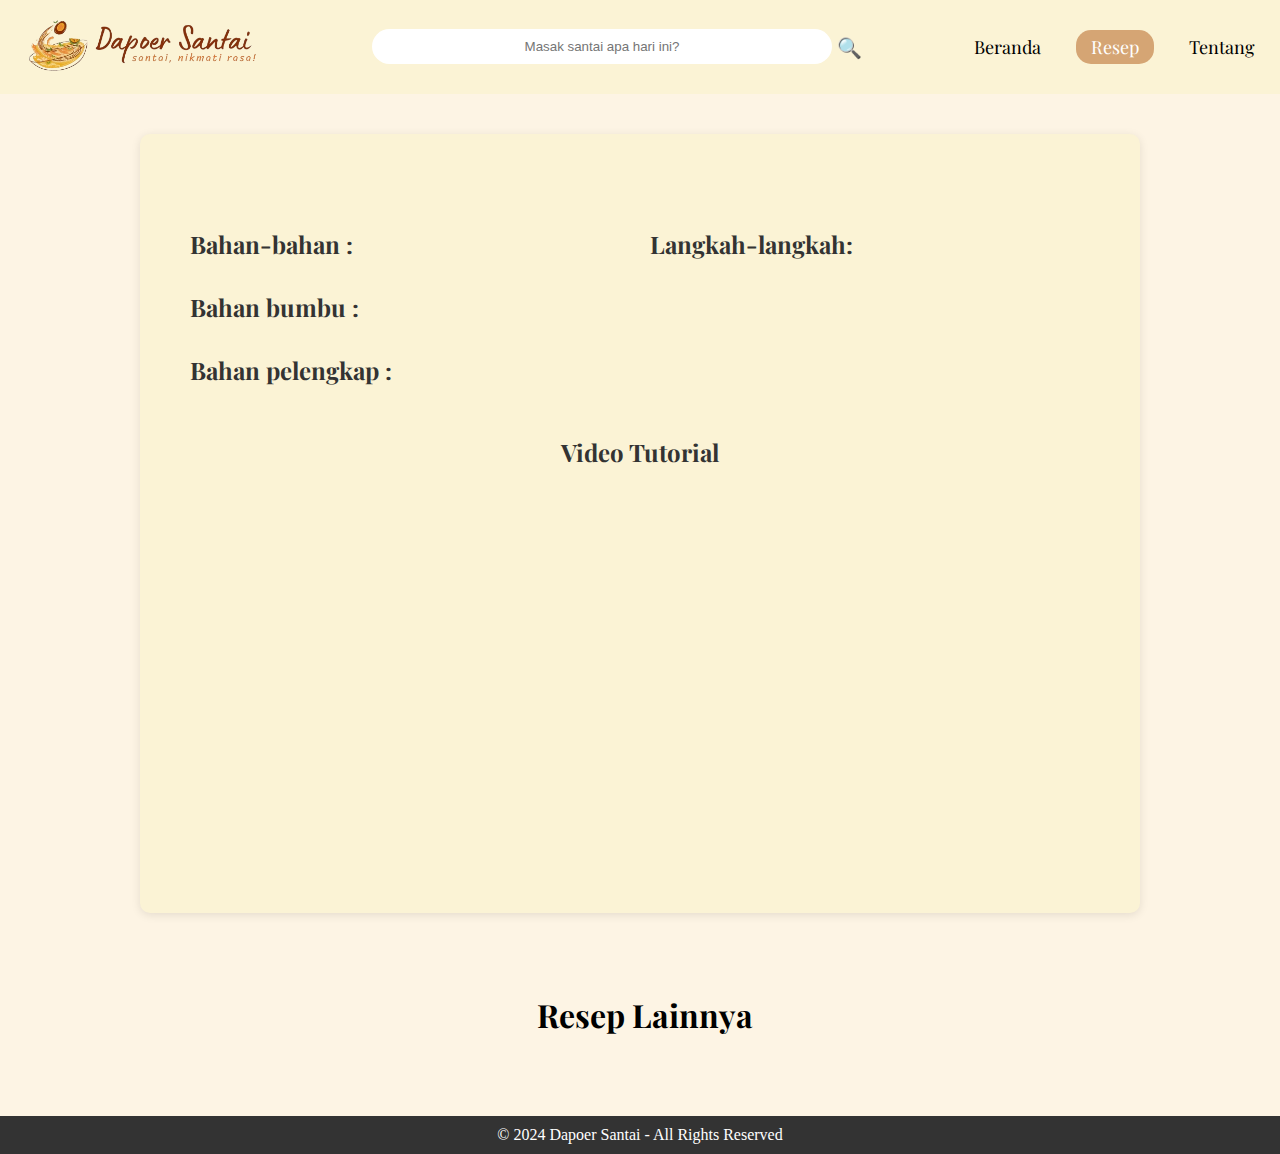
<file: detail-resep.html>
<!DOCTYPE html>
<html lang="id">
<head>
    <meta charset="UTF-8">
    <meta name="viewport" content="width=device-width, initial-scale=1.0">
    <title>Detail Resep - Dapoer Santai</title>
    <link rel="stylesheet" href="css/styles.css">
    <link href="https://fonts.googleapis.com/css2?family=Playfair+Display:wght@700&family=Montserrat:wght@400&display=swap" rel="stylesheet">
</head>
<body>
    <!-- Header -->
    <header class="header">
        <div class="logo">
            <a href="index.html"><img src="asset/logo2.png" alt="Dapoer Santai Logo" class="logo-image"></a>
        </div>
        <div class="search-bar">
            <input type="text" id="search-input" placeholder="Masak santai apa hari ini?">
            <ul id="results"></ul> <!-- Tempat untuk hasil pencarian -->
            <span class="search-icon">&#128269;</span>
            <script src="js/search.js"></script> <!-- Pastikan ini dipanggil -->
        </div>
        <nav class="nav">
            <ul>
                <li><a href="index.html">Beranda</a></li>
                <li><a href="resep.html" class="active">Resep</a></li>
                <li><a href="tentang.html">Tentang</a></li>
            </ul>
        </nav>
    </header>

    <!-- Main Content -->
    <main class="main-content">
        <section id="recipe-detail" class="recipe-detail">
            <h2 id="recipe-name"></h2>
            <img id="recipe-image">
            <div class="recipe-content">
                <div class="ingredients">
                    <h3>Bahan-bahan :</h3>
                    <ul id="ingredients-list"></ul>

                    <br>
                    <h3>Bahan bumbu :</h3>
                    <ul id="spices-list"></ul>

                    <br>
                    <h3>Bahan pelengkap :</h3>
                    <ul id="garnishes-list"></ul>
                </div>

                <div class="steps">
                    <h3>Langkah-langkah:</h3>
                    <ol id="steps-list"></ol>
                </div>
            </div>

            <h3>Video Tutorial</h3>
            <div class="video-tutorial">
                <iframe id="video-tutorial" width="560" height="315" 
                title="YouTube video player" 
                frameborder="0" 
                allow="accelerometer; autoplay; clipboard-write; encrypted-media; gyroscope; picture-in-picture" 
                allowfullscreen></iframe>
            </div>
        </section>

        <section class="recipe-list">
            <h2>Resep Lainnya</h2>
            <div class="recipe-items" id="other-recipes">
                <!-- Resep lainnya akan ditambahkan di sini oleh JavaScript -->
            </div>
        </section>
        
    </main>

    <!-- Footer -->
    <footer class="footer">
        <p> &copy 2024 Dapoer Santai - All Rights Reserved</p>
    </footer>

    <script src="js/script-detail.js"></script>
</body>
</html>
</file>
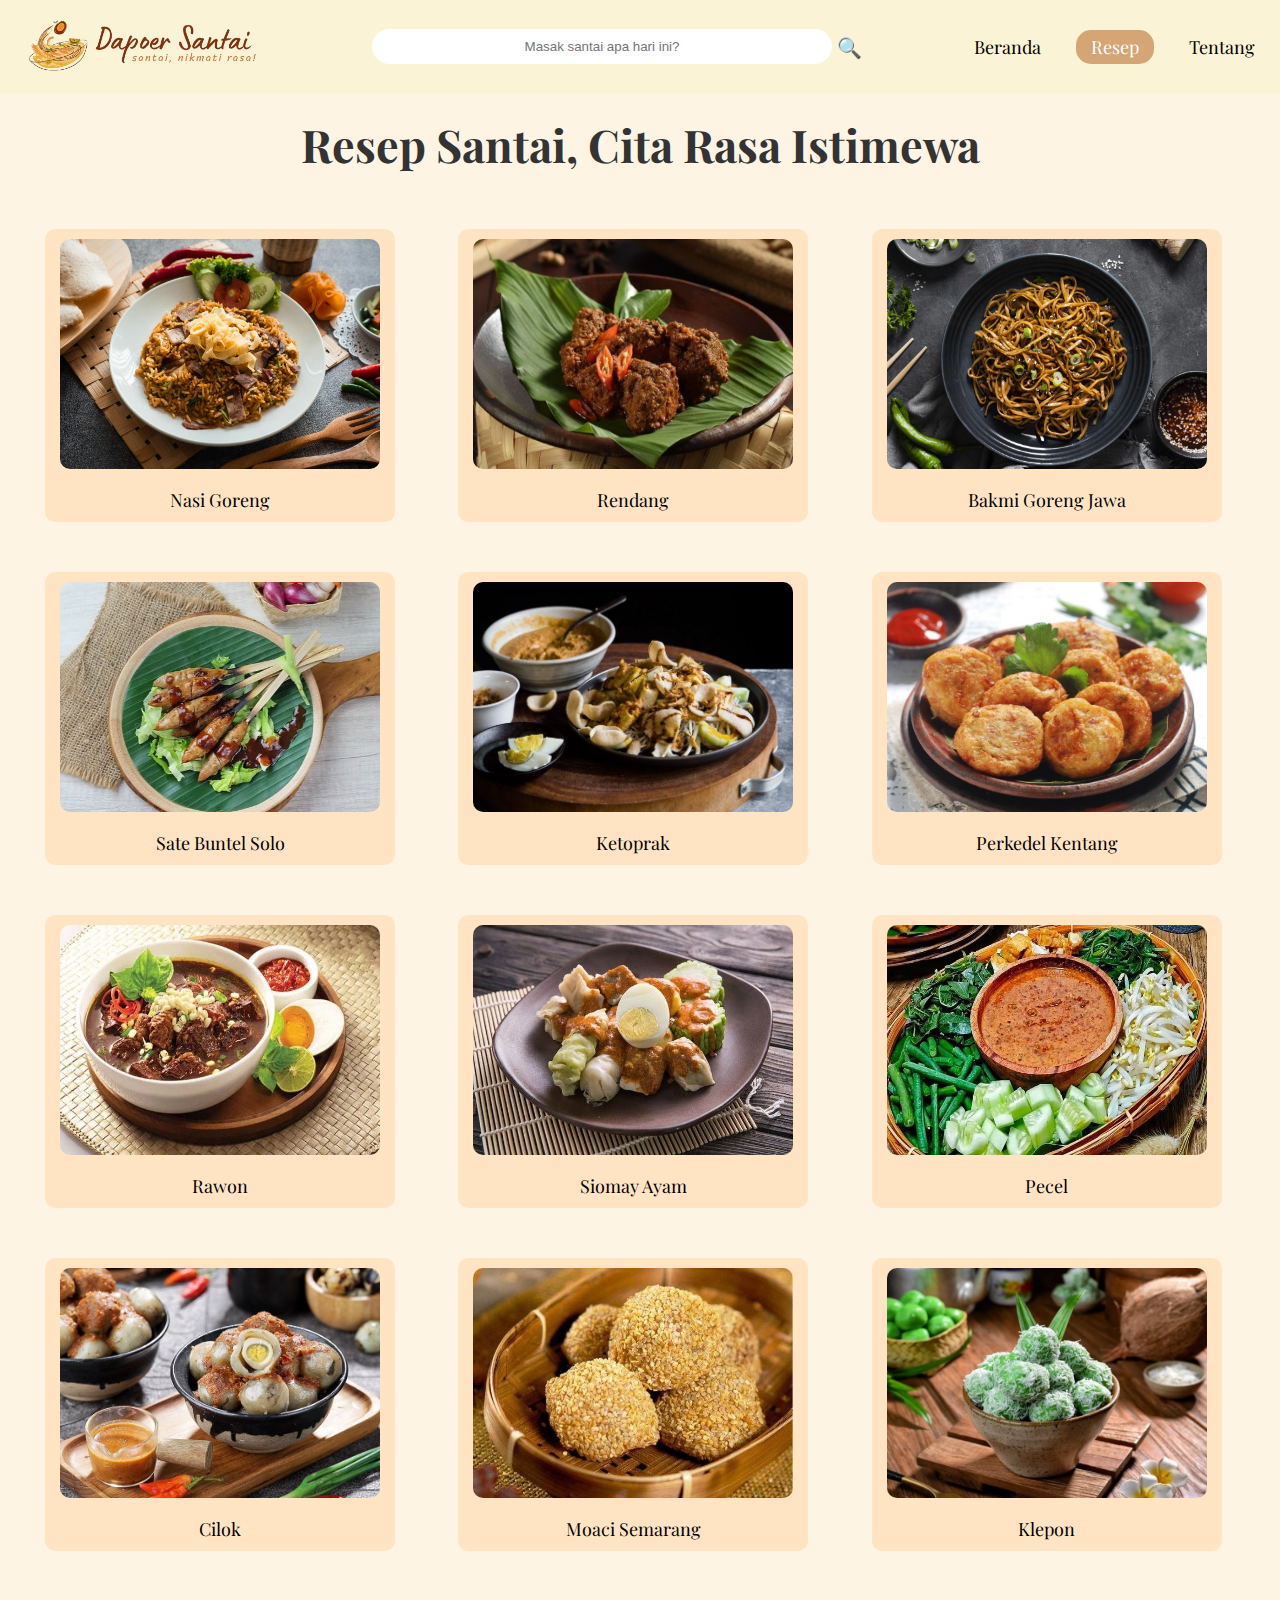
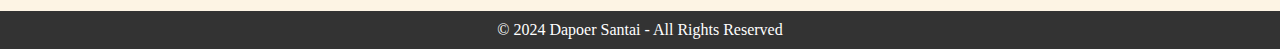
<file: resep.html>
<!DOCTYPE html>
<html lang="id">
<head>
    <meta charset="UTF-8">
    <meta name="viewport" content="width=device-width, initial-scale=1.0">
    <title>Resep - Dapoer Santai</title>
    <link rel="stylesheet" href="css/styles.css">
    <link href="https://fonts.googleapis.com/css2?family=Playfair+Display:wght@700&family=Montserrat:wght@400&display=swap" rel="stylesheet">
</head>
<body>
    <!-- Header -->
    <header class="header">
        <div class="logo">
            <a href="index.html"><img src="asset/logo2.png" alt="Dapoer Santai Logo" class="logo-image"></a>
        </div>
        <div class="search-bar">
            <input type="text" id="search-input" placeholder="Masak santai apa hari ini?">
            <ul id="results"></ul> <!-- Tempat untuk hasil pencarian -->
            <span class="search-icon">&#128269;</span>
            <script src="js/search.js"></script> <!-- Pastikan ini dipanggil -->
        </div>
        <nav class="nav">
            <ul>
                <li><a href="index.html">Beranda</a></li>
                <li><a href="resep.html" class="active">Resep</a></li>
                <li><a href="tentang.html">Tentang</a></li>
            </ul>
        </nav>
    </header>

    <!-- Main Content -->
    <main class="main-content">
        <!-- Hero Section -->
        <section class="hero">
            <h2>Resep Santai, Cita Rasa Istimewa</h2>
        </section>

        <!-- Recipe List Section -->
        <section class="recipe-list">
            <div id="recipe-container" class="recipe-items">
                <!-- Kartu resep akan dimuat di sini oleh JavaScript -->
            </div>
        </section>
    </main>

    <!-- Footer -->
    <footer class="footer">
        <p> &copy 2024 Dapoer Santai - All Rights Reserved</p>
    </footer>

    <script src="js/script.js"></script>
</body>
</html>
</file>
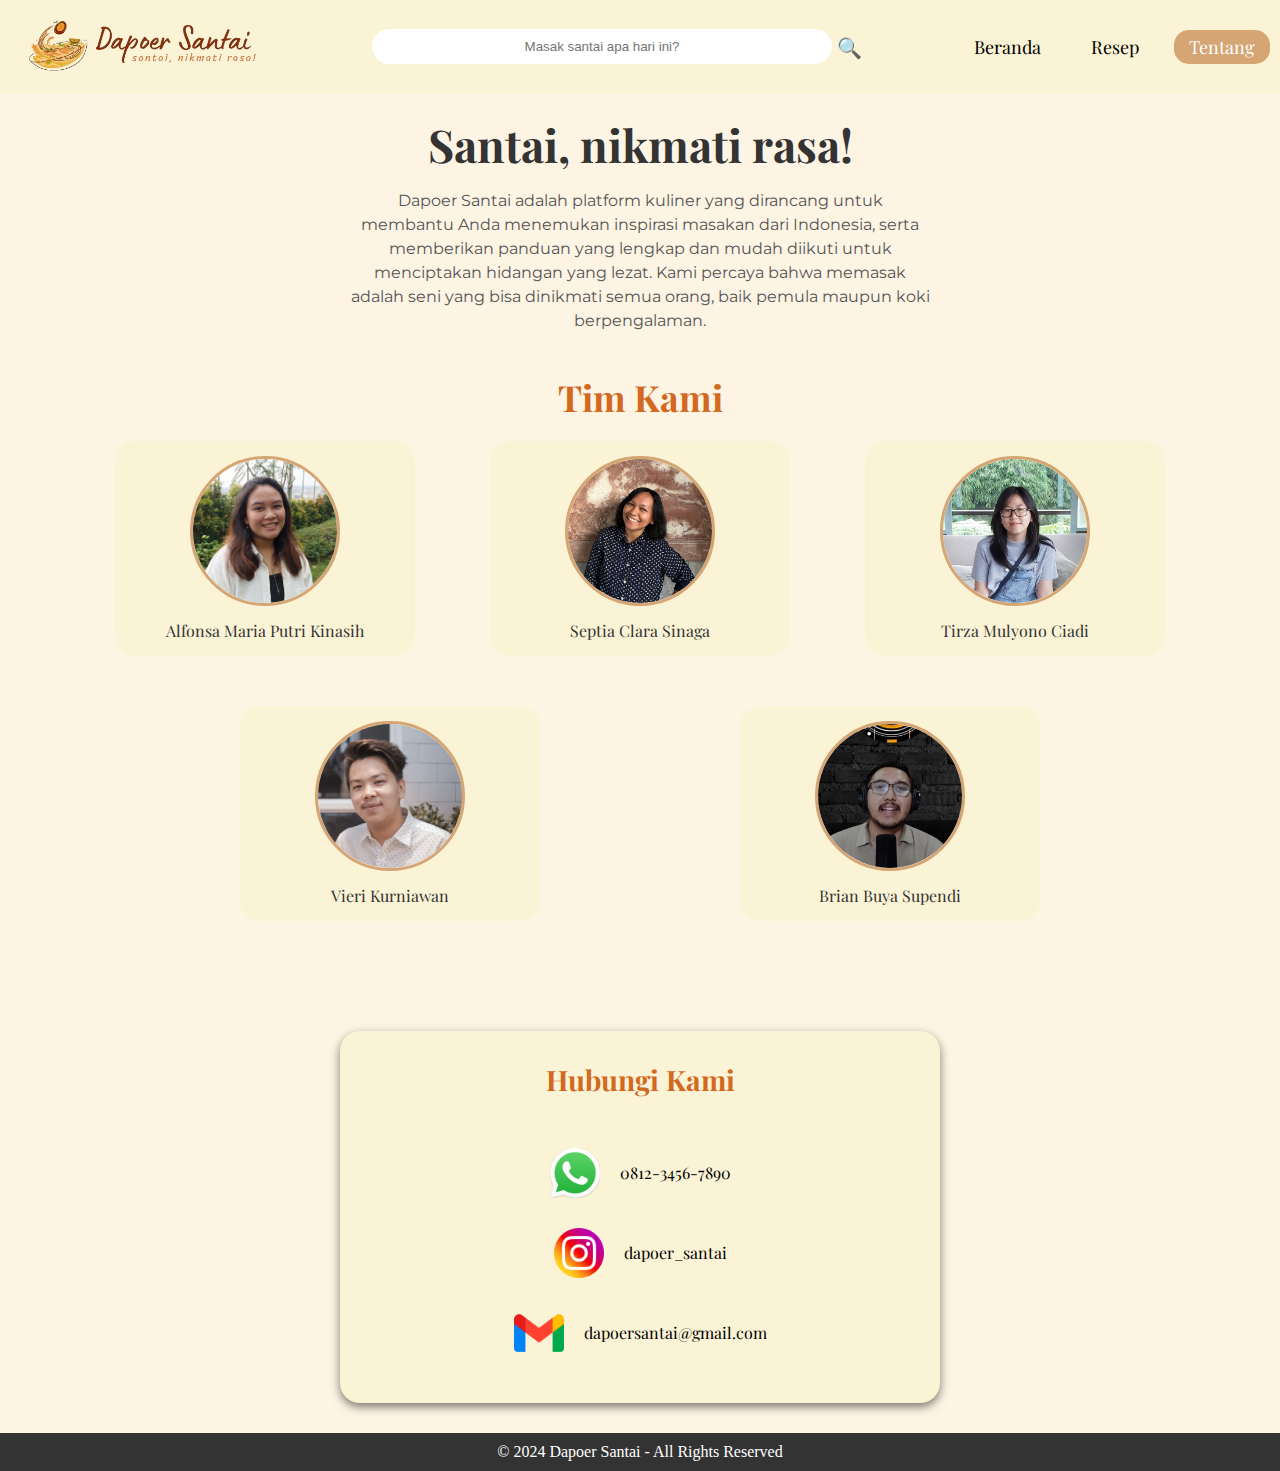
<file: tentang.html>
<!DOCTYPE html>
<html lang="id">
<head>
    <meta charset="UTF-8">
    <meta name="viewport" content="width=device-width, initial-scale=1.0">
    <title>Tentang - Dapoer Santai</title>
    <link rel="stylesheet" href="css/styles.css">
    <link href="https://fonts.googleapis.com/css2?family=Playfair+Display:wght@700&family=Montserrat:wght@400&display=swap" rel="stylesheet">
</head>
<body>
    <!-- Header -->
    <header class="header">
        <div class="logo">
            <a href="index.html"><img src="asset/logo2.png" alt="Dapoer Santai Logo" class="logo-image"></a>
        </div>
        <div class="search-bar">
            <input type="text" id="search-input" placeholder="Masak santai apa hari ini?">
            <ul id="results"></ul> <!-- Tempat untuk hasil pencarian -->
            <span class="search-icon">&#128269;</span>
            <script src="js/search.js"></script> <!-- Pastikan ini dipanggil -->
        </div>
        <nav class="nav">
            <ul>
                <li><a href="index.html">Beranda</a></li>
                <li><a href="resep.html">Resep</a></li>
                <li><a href="tentang.html" class="active">Tentang</a></li>
            </ul>
        </nav>
    </header>

    <!-- Main Content -->
    <main class="main-content">
        <!-- Hero Section -->
        <section class="hero">
            <h2>Santai, nikmati rasa!</h2>
            <p>Dapoer Santai adalah platform kuliner yang dirancang untuk membantu Anda menemukan inspirasi masakan dari Indonesia, 
                serta memberikan panduan yang lengkap dan mudah diikuti untuk menciptakan hidangan yang lezat. Kami percaya bahwa 
                memasak adalah seni yang bisa dinikmati semua orang, baik pemula maupun koki berpengalaman.</p>
        </section>

        <!-- Team Section -->
        <section class="team-section">
            <h3>Tim Kami</h3>
            <div class="team-container">
                <div class="tim-row">
                    <div class="team-member">
                        <img src="asset/alfonsa.jpg" alt="Alfonsa">
                        <p>Alfonsa Maria Putri Kinasih</p>
                    </div>
                    <div class="team-member">
                        <img src="asset/septia.jpeg" alt="Septia">
                        <p>Septia Clara Sinaga</p>
                    </div>
                    <div class="team-member">
                        <img src="asset/tirza.jpg" alt="Tirza">
                        <p>Tirza Mulyono Ciadi</p>
                    </div>
                </div>
                <div class="tim-row">
                    <div class="team-member">
                        <img src="asset/vieri.jpg" alt="Vieri">
                        <p>Vieri Kurniawan</p>
                    </div>
                    <div class="team-member">
                        <img src="asset/brian.jpg" alt="Brian">
                        <p>Brian Buya Supendi</p>
                    </div>
                </div>
            </div>
        </section>

        <!-- Contact Section -->
        <div class="contact-section">
            <div class="contact-info">
                <h3>Hubungi Kami</h3>
            </div>
            <div class="contact-content">
                <img src="asset/whatsapp.png" alt="WhatsApp">
                <p>0812-3456-7890</p>
            </div>
            <div class="contact-content">
                <img src="asset/instagram.png" alt="Instagram">
                <p>dapoer_santai</p>
            </div>
            <div class="contact-content">
                <img src="asset/gmail.png" alt="Gmail">
                <p>dapoersantai@gmail.com</p>
            </div>
        </div>
    </main>


    <!-- Footer -->
    <footer class="footer">
        <p> &copy 2024 Dapoer Santai - All Rights Reserved</p>
    </footer>
</body>
</html>
</file>
<file: css/styles.css>
* {
    margin: 0;
    padding: 0;
    box-sizing: border-box;
}

body {
    font-family: 'Playfair Display', sans-serif;
    background-color: #FDF4E4;
}

.header {
    background-color: #FBF3D5;
    padding: 10px;
    display: flex;
    justify-content: space-between;
    align-items: center;
}

/* Logo */
.logo-image {
    width: 270px;
    height: auto;
    padding: 5px;
}

/* Search Bar */
.search-bar {
    display: flex;
    justify-content: center; 
    align-items: center; 
    margin: 0 auto;
    padding: 10px;
    position: relative;
}

.search-bar input {
    width: 460px;
    padding: 10px;
    border-radius: 20px;
    border: 1px solid #ccc;
}

.search-bar input::placeholder {
    text-align: center;
}

.search-icon {
    cursor: pointer;
    padding: 5px;
    font-size: 20px;
}

/* Kotak hasil pencarian */
#results {
    position: absolute;
    z-index: 100;
    width: 400px;
    max-height: 200px;
    overflow-y: auto;
    background-color: white;
    border: none; 
    box-shadow: none;
    list-style: none;
    padding: 0;
    margin: 0;
    top: 45px;
}

#results li {
    padding: 10px;
    cursor: pointer;
    border-bottom: 1px solid #eee;
}

#results li:hover {
    background-color: #f0f0f0;
}

header, .search-bar, .search-bar input {
    border: none;
    outline: none;
    box-shadow: none;
}

/* Navigation */
.nav ul {
    list-style: none;
    display: flex;
    gap: 20px;
}

.nav ul li a {
    color: #000000;
    text-decoration: none;
    font-size: 18px;
    padding: 5px 15px;
}

.nav ul li a:hover, .nav ul li a.active {
    background-color: #D5A574;
    color: #fff;
    border-radius: 15px;
}

 /* Hero Section  */
.hero {
    text-align: center;
    padding: 20px 20px;
    background-color: #FDF4E4;
    color: #333333;
}

.hero h2 {
    font-size: 45px;
    margin-bottom: 15px;
}

.hero p {
    font-family: 'Montserrat';
    font-size: 16px;
    color: #555;
    line-height: 1.5;
    max-width: 580px;
    margin: 0 auto;
}

/* Recipe Gallery Section */
.recipe-gallery {
    padding: 10px;
    background-color: #FDF4E4;
}

.recipe-grid {
    display: grid;
    grid-template-columns: repeat(3, 1fr);
    gap: 20px;
    margin: 0 auto;
    max-width: 1200px;
}

.recipe-grid img {
    width: 100%;
    border-radius: 10px;
}

/* Recipe List Section */
.recipe-list {
    padding: 20px;
    margin-left: 10px;
    text-align: center;
}

.recipe-list h2 {
    font-size: 32px;
    padding: 20px;
    margin-bottom: 10px;
}

.recipe-items {
    display: grid;
    grid-template-columns: repeat(3, 1fr);
    gap: 40px;
    justify-content: center;
    margin: 0 auto;
    max-width: 1200px;
}

.recipe-card {
    text-align: center;
    padding: 10px;
    margin-bottom: 10px;
    border-radius: 10px;
    background-color: #ffe4c4;
    width: 350px;
    transition: transform 0.3s;
}

.recipe-card img {
    border-radius: 10px;
    width: 320px;
    height: 230px;
}

.recipe-card p {
    margin-top: 15px;
    font-size: 18px;
}

.recipe-card:hover {
    transform: scale(1.1);
    box-shadow: 0px 4px 15px rgba(0, 0, 0, 0.2);
}


a {
    color: black; 
    text-decoration: none; 
}


a:hover {
    color: black;
    text-decoration: none; 
}

/* Tim Kami Section */
.team-section {
    background-color: #FDF4E4;
    padding: 20px 20px;
    text-align: center;
}

.team-section h3 {
    font-size: 36px;
    color: #D2691E;
}

.team-container {
    display: grid;
    grid-template-rows: repeat(2, auto);
    justify-items: center;
    padding: 20px;
}

.tim-row {
    display: flex; 
    justify-content: space-evenly;
    margin-bottom: 50px; 
    width: 100%;
}

.team-member {
    text-align: center;
    width: 300px;
    padding: 15px;
    background-color: #FBF3D5;
    border-radius: 20px;
}

.team-member img {
    width: 150px;
    height: 150px;
    border-radius: 50%;
    object-fit: cover;
    border: 3px solid #D5A574;
}

.team-member p {
    font-size: 16px;
    color: #333;
    margin-top: 10px;
}

/* Contact Section */
.contact-section {
    display: flex;
    flex-direction: column;
    align-items: center;
    justify-content: center;
    padding: 30px;
    background-color: #FBF3D5;
    border-radius: 20px;
    margin: 50px 20px;
    box-shadow: 0px 4px 10px rgba(0, 0, 0, 0.5);
    max-width: 600px; 
    margin: 20px auto; 
}

.contact-info {
    text-align: center;
    margin-bottom: 20px;
}

.contact-info h3 {
    color: #D2691E;
    font-size: 28px;
    margin-bottom: 15px;
}

.contact-content {
    display: flex; 
    align-items: center; 
    margin: 15px 0; 
    width: 100%; 
    justify-content: center;
}

.contact-content img {
    width: 50px; 
    height: 50px;
    margin-right: 20px; 
}

/* Detail Resep */
.recipe-detail {
    background-color: #FBF3D5;
    border-radius: 10px;
    box-shadow: 0 2px 10px rgba(0, 0, 0, 0.1);
    padding: 50px;
    margin: 40px auto; 
    max-width: 1000px; 
    text-align: center; 
    font-family: 'Playfair Display';
}

.recipe-detail h2 {
    font-size: 48px; 
    color: #333;
    margin-bottom: 20px;
    font-weight: bold;
}

.recipe-detail h3 {
    font-size: 24px; 
    color: #333;
    margin-bottom: 20px;
    font-weight: bold;
}

.recipe-detail img {
    width: 100%; 
    max-width: 300px; 
    margin-bottom: 20px;
    border-radius: 10px; 
}

.recipe-content {
    display: grid;
    grid-template-columns: 1fr 1fr;
    gap: 20px;
    margin-bottom: 40px;
}

.recipe-content h3 {
    font-size: 24px;
    color: #333;
    text-align: left;
    margin-bottom: 10px;
}

.recipe-content ul, .recipe-content ol {
    font-family: 'Montserrat';
    font-size: 18px;
    line-height: 1.6;
    color: #000000;
    text-align: left;
    margin: 0;
}

.related-recipes {
    margin-top: 40px;
    text-align: center;
}

.related-recipes h3 {
    font-size: 24px;
    color: #333;
    margin-bottom: 20px;
}

.related-recipes-grid {
    display: grid;
    grid-template-columns: repeat(3, 1fr);
    gap: 20px;
}

.related-recipes-grid a {
    text-decoration: none;
    color: #333;
}

.related-recipes-grid img {
    width: 100%;
    border-radius: 10px;
    margin-bottom: 10px;
}

.related-recipes-grid p {
    font-size: 18px;
    font-weight: bold;
}

.video-tutorial {
    display: flex;
    justify-content: center;
    margin: 40px 0;
}

.video-tutorial iframe {
    max-width: 100%; 
    border-radius: 10px;
}

/* Footer */
.footer {
    font-family: 'Times New Roman', Times, serif;
    background-color: #333;
    color: #FFF;
    text-align: center;
    padding: 10px;
    margin-top: 30px;
}

/* General Styles */
* {
    margin: 0;
    padding: 0;
    box-sizing: border-box;
}

/* Media Query untuk devices 600px dan lebih kecil (Phones) */
/* @media only screen and (max-width: 600px) {
    .header {
        flex-direction: column;
        text-align: center;
    }

    .logo-image {
        width: 150px;
        margin-bottom: 10px;
    }

    .search-bar {
        width: 100%;
    }

    .search-bar input {
        width: 80%;
    }

    .nav ul {
        flex-direction: column;
        align-items: center;
    }

    .hero h2 {
        font-size: 28px;
    }

    .hero p {
        font-size: 14px;
    }

    .recipe-grid, .recipe-items, .related-recipes-grid {
        grid-template-columns: 1fr;
    }

    .team-member {
        width: 80%;
        margin-bottom: 20px;
    }

    .contact-section {
        padding: 15px;
        margin: 20px auto;
        box-shadow: none;
    }

    .contact-content img {
        width: 40px;
        height: 40px;
    }

    .recipe-detail h2 {
        font-size: 36px;
    }

    .recipe-content {
        grid-template-columns: 1fr;
    }

    .recipe-detail img {
        width: 100%;
        max-width: 200px;
    }
} */

/* Media Query untuk devices antara 601px dan 900px (Tablet) */
/* @media only screen and (min-width: 601px) and (max-width: 900px) {
    .search-bar input {
        width: 60%;
    }

    .nav ul {
        gap: 10px;
    }

    .hero h2 {
        font-size: 36px;
    }

    .recipe-grid, .recipe-items, .related-recipes-grid {
        grid-template-columns: 1fr 1fr;
    }

    .team-member {
        width: 45%;
    }

    .recipe-detail h2 {
        font-size: 42px;
    }

    .recipe-detail img {
        max-width: 250px;
    }
} */


/* Media Query untuk devices 600px dan lebih kecil (Phones) */
@media only screen and (max-width: 600px) {
    .header {
        flex-direction: column; /* Mengubah menjadi satu kolom */
        align-items: center; /* Menyusun item di tengah secara vertikal */
    }

    /* .logo {
        margin-bottom: 10px; 
    } */

    .logo-image {
        width: 200px; /* Mengubah ukuran logo */
    }

    .search-bar {
        display: flex; /* Mengatur search bar agar menggunakan flexbox */
        align-items: center; /* Menyusun item di tengah secara vertikal */
        width: 100%; /* Memastikan search bar mengambil lebar penuh */
        max-width: 400px; /* Menetapkan lebar maksimum */
        margin-bottom: 10px; /* Memberikan jarak antara search bar dan menu */
    }

    .search-bar input {
        width: 80%;
        font-size: 14px; /* Menurunkan ukuran font input */
        padding: 8px; /* Memberikan padding pada input */
    }

    .search-icon {
        font-size: 18px; /* Mengatur ukuran ikon pencarian */
        margin-left: 5px; /* Memberikan jarak antara input dan ikon */
    }

    .nav {
        width: 100%; /* Memastikan menu navigasi mengambil lebar penuh */
        text-align: center; /* Memastikan menu berada di tengah */
    }

    .nav ul {
        display: flex; /* Mengubah menu menjadi flexbox */
        justify-content: center; /* Menyusun item menu di tengah */
        gap: 10px; /* Menambahkan jarak antar item menu */
        padding: 0; /* Menghilangkan padding default */
        list-style-type: none; /* Menghilangkan bullet point */
    }

    .nav li {
        font-size: 14px; /* Menurunkan ukuran font menu */
        transition: color 0.3s; /* Menambahkan efek transisi pada hover */
    }

    .nav li a:hover {
        color: #FF6347; /* Mengubah warna saat hover */
    }

    .hero h2 {
        font-size: 28px;
    }

    .hero p {
        font-size: 14px;
    }

    .recipe-grid, .recipe-items, .related-recipes-grid {
        grid-template-columns: 1fr;
    }

    .team-container {
        display: flex;
        flex-direction: column; /* Mengubah menjadi satu kolom */
        align-items: center; /* Memastikan gambar anggota tim rata tengah */
    }

    .team-member {
        width: 80%; /* Mengatur lebar anggota tim menjadi 80% */
        margin-bottom: 20px;
        text-align: center; /* Memastikan teks di tengah */
    }

    .team-member img {
        width: 100%; /* Gambar menyesuaikan lebar container */
        max-width: 150px; /* Maksimal ukuran gambar untuk tim */
        height: auto; /* Tinggi otomatis mengikuti proporsi gambar */
    }

    .contact-section {
        padding: 15px;
        margin: 20px auto;
        box-shadow: none;
    }

    .contact-content img {
        width: 40px;
        height: 40px;
    }

    .recipe-detail h2 {
        font-size: 36px;
    }

    .recipe-content {
        grid-template-columns: 1fr;
    }

    .recipe-detail img {
        width: 100%;
        max-width: 200px;
    }
}
</file>
